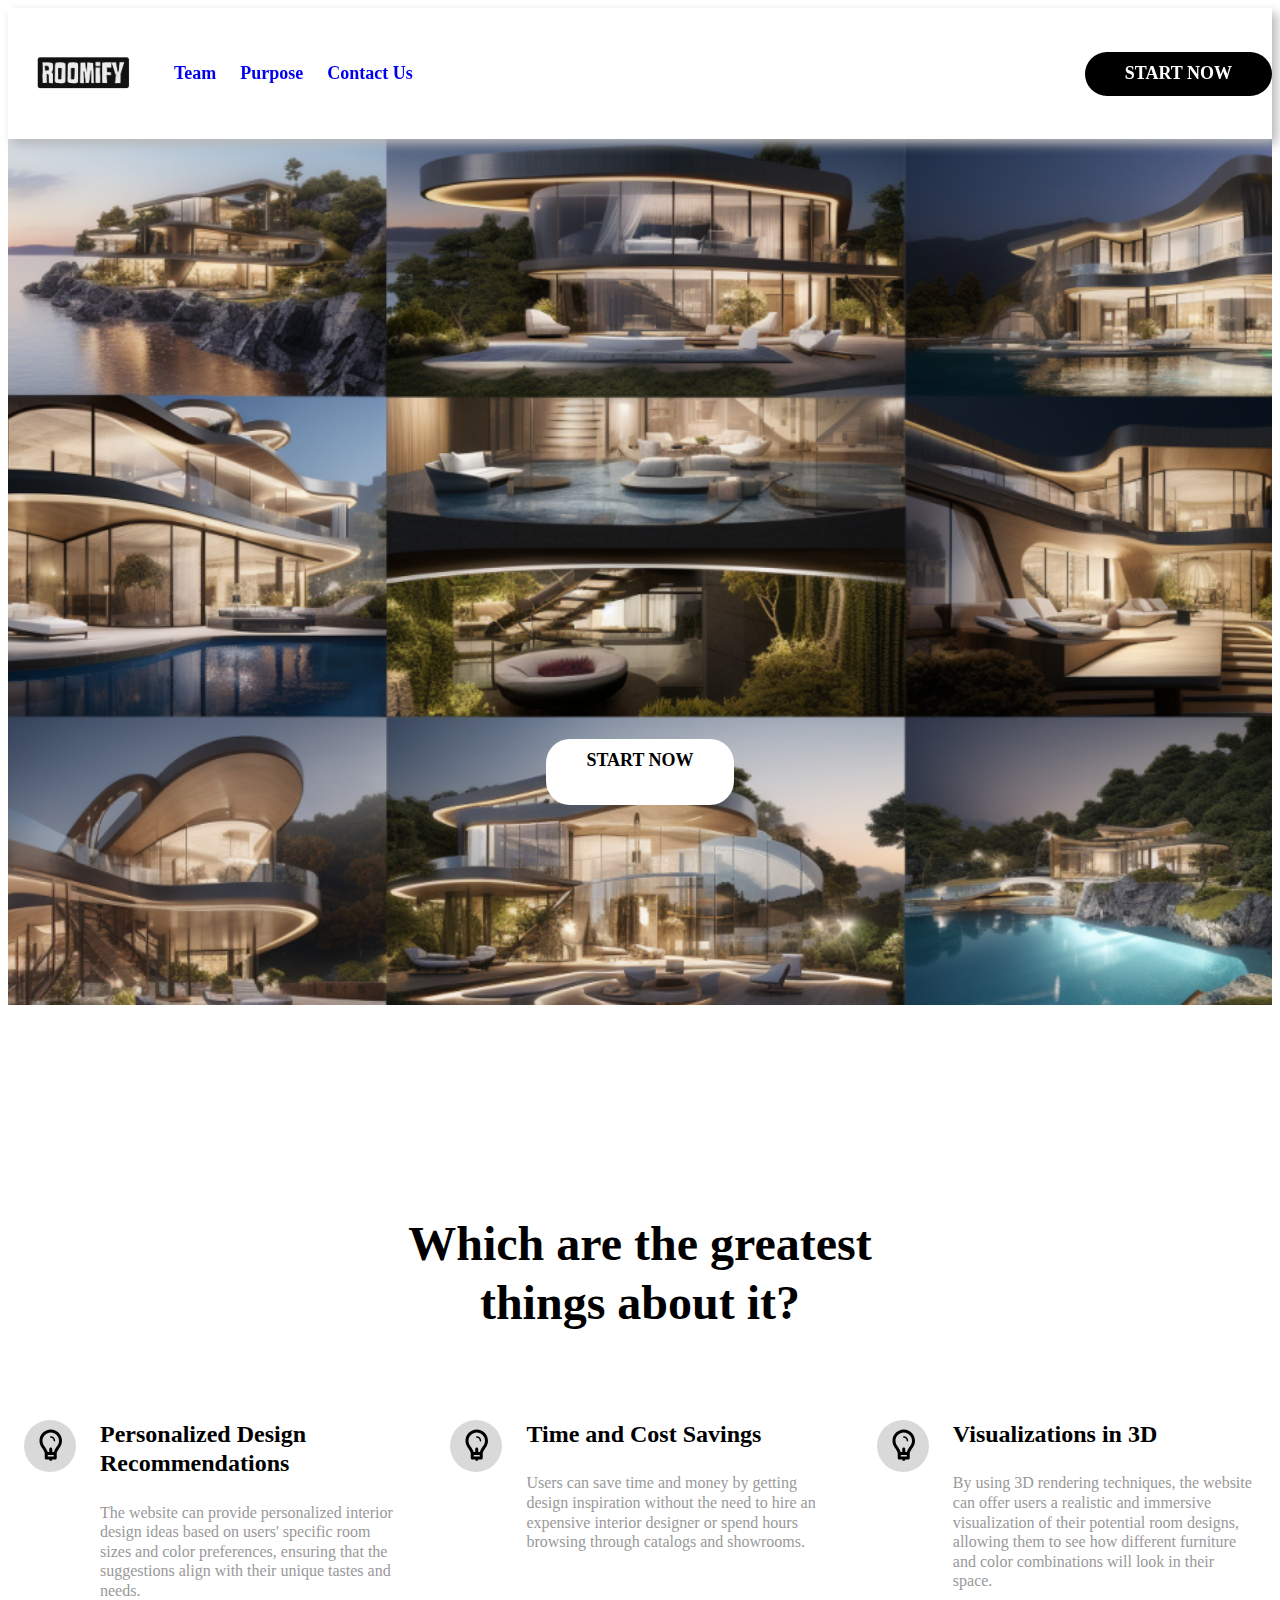
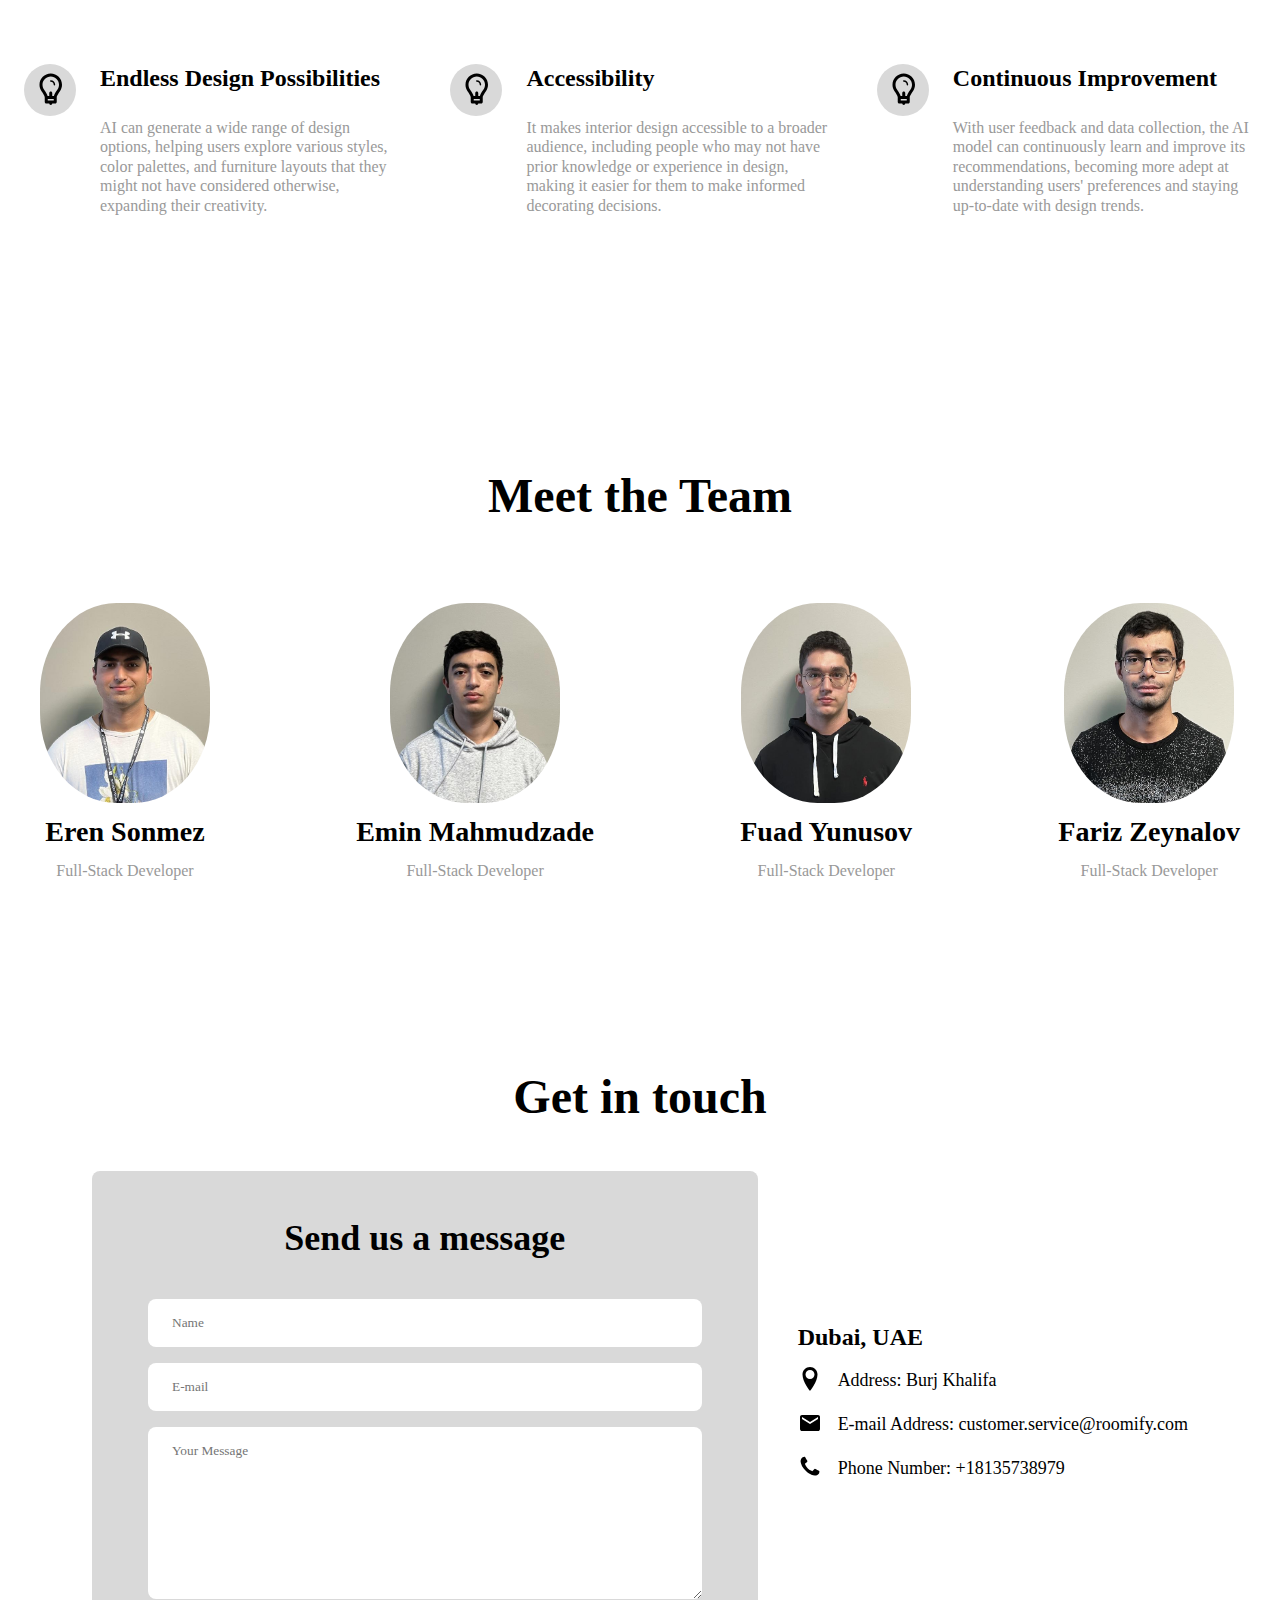
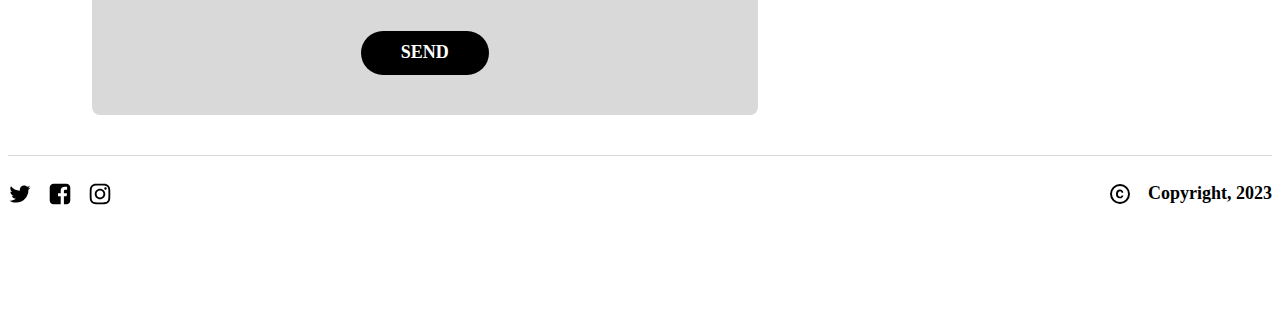
<file: index.html>
<!DOCTYPE html>
<html lang="en">
<head>
<title>Roomify</title>
<meta charset="UTF-8">
<meta name="viewport" content="width=device-width, initial-scale=1">
<link rel="stylesheet" href="/css/style.css">
</head>
<body>
    <div>
        <link href="/css/home.css" rel="stylesheet" />
        <div class="home-container">
          <div data-role="Header" class="home-navbar-container">
            <div class="home-navbar">
              <div class="home-left-side">
                <img
                  alt="image"
                  src="/images/logo/LogoV2.1.png"
                  class="home-image"
                />
                <div data-role="BurgerMenu" class="home-burger-menu">
                  <svg viewBox="0 0 1024 1024" class="home-icon">
                    <path
                      d="M128 256h768v86h-768v-86zM128 554v-84h768v84h-768zM128 768v-86h768v86h-768z"
                    ></path>
                  </svg>
                </div>
                <div class="home-links-container">
                  <a href="#team" class="home-link Anchor">Team</a>
                  <a href="#purpose" class="home-link01 Anchor">purpose</a>
                  <a href="#contactus" class="home-link02 Anchor">Contact us</a>
                </div>
              </div>
              <div class="home-right-side">
                <a href="survey.html" class="home-cta-btn Anchor button">START NOW</a>
              </div>
              <div data-role="MobileMenu" class="home-mobile-menu">
                <div class="home-container1">
                  <img
                    alt="image"
                    src="/images/designs/collage.png"
                    class="home-image1"
                  />

                  <div data-role="CloseMobileMenu" class="home-close-menu">
                    <svg viewBox="0 0 1024 1024" class="home-icon02">
                      <path
                        d="M810 274l-238 238 238 238-60 60-238-238-238 238-60-60 238-238-238-238 60-60 238 238 238-238z"
                      ></path>
                    </svg>
                  </div>
                </div>
                <div class="home-links-container1">
                  <a href="#purpose" class="home-link05 Anchor">purpose</a>
                  <a href="#contactus" class="home-link06 Anchor">Contact us</a>
                  <a href="#ourstory" class="home-link07 Anchor">Our story</a>
                </div>
              </div>
            </div>
          </div>
          <div  class="home-hero">
            <div class="home-content-container">
              <div class="home-hero-text">
                
                <a href="survey.html" class="home-cta-btn Anchor button" style="margin-top: 400px;width: auto; height: 50px;background-color: #fff;color: black;vertical-align:middle;">START NOW</a>
            </div>
            </div>
          </div>
          <div id="purpose" style="padding-top:130px ;" class="home-features">
            <div class="home-heading-container">
              <h2 class="home-text01 Section-Heading1">
                Which are the greatest things about it?
              </h2>
            </div>
            <div class="home-cards-container">
              <div class="home-features-card">
                <div class="home-icon-container">
                  <svg viewBox="0 0 1024 1024" class="home-icon04">
                    <path
                      d="M533.333 234.667c-11.776 0-21.333 9.557-21.333 21.333s9.557 21.333 21.333 21.333c46.208 0 83.797 37.589 83.797 83.797 0 11.776 9.557 21.333 21.333 21.333s21.333-9.557 21.333-21.333c0-69.717-56.747-126.464-126.464-126.464z"
                    ></path>
                    <path
                      d="M533.333 42.667c-176.469 0-320 143.531-320 320 0 63.403 18.773 124.672 54.357 177.707 0.981 2.005 2.091 3.925 3.413 5.76 77.867 111.189 91.563 146.347 91.563 179.2v128c0 23.552 19.115 42.667 42.667 42.667h85.333c0 11.093 4.693 22.187 12.373 30.293 8.107 7.68 19.2 12.373 30.293 12.373 11.093 0 22.187-4.693 30.293-12.373 7.68-8.107 12.373-19.2 12.373-30.293h85.333c23.552 0 42.667-19.115 42.667-42.667v-128c0-33.365 13.611-68.693 90.965-179.157 38.187-54.4 58.368-117.845 58.368-183.509 0-176.469-143.531-320-320-320zM618.667 810.667h-170.667v-42.667h170.667v42.667zM725.12 497.195c-62.549 89.301-91.435 140.331-101.76 185.472h-47.36v-85.333c0-23.552-19.115-42.667-42.667-42.667s-42.667 19.115-42.667 42.667v85.333h-47.488c-10.24-43.947-38.315-93.867-98.389-180.053-0.939-1.877-2.048-3.712-3.285-5.504-28.032-39.851-42.837-86.357-42.837-134.443 0-129.408 105.259-234.667 234.667-234.667s234.667 105.259 234.667 234.667c0 48.043-14.805 94.549-42.88 134.528z"
                    ></path>
                  </svg>
                </div>
                <div class="home-text-container">
                  <span class="home-heading01 Card-Heading1">Personalized Design Recommendations</span>
                  <span class="home-text02 Card-Text1">
                    The website can provide personalized interior design ideas based
                    on users' specific room sizes and color preferences, ensuring
                    that the suggestions align with their unique tastes and needs.
                  </span>
                </div>
              </div>
              <div class="home-features-card1">
                <div class="home-icon-container1">
                  <svg viewBox="0 0 1024 1024" class="home-icon07">
                    <path
                      d="M533.333 234.667c-11.776 0-21.333 9.557-21.333 21.333s9.557 21.333 21.333 21.333c46.208 0 83.797 37.589 83.797 83.797 0 11.776 9.557 21.333 21.333 21.333s21.333-9.557 21.333-21.333c0-69.717-56.747-126.464-126.464-126.464z"
                    ></path>
                    <path
                      d="M533.333 42.667c-176.469 0-320 143.531-320 320 0 63.403 18.773 124.672 54.357 177.707 0.981 2.005 2.091 3.925 3.413 5.76 77.867 111.189 91.563 146.347 91.563 179.2v128c0 23.552 19.115 42.667 42.667 42.667h85.333c0 11.093 4.693 22.187 12.373 30.293 8.107 7.68 19.2 12.373 30.293 12.373 11.093 0 22.187-4.693 30.293-12.373 7.68-8.107 12.373-19.2 12.373-30.293h85.333c23.552 0 42.667-19.115 42.667-42.667v-128c0-33.365 13.611-68.693 90.965-179.157 38.187-54.4 58.368-117.845 58.368-183.509 0-176.469-143.531-320-320-320zM618.667 810.667h-170.667v-42.667h170.667v42.667zM725.12 497.195c-62.549 89.301-91.435 140.331-101.76 185.472h-47.36v-85.333c0-23.552-19.115-42.667-42.667-42.667s-42.667 19.115-42.667 42.667v85.333h-47.488c-10.24-43.947-38.315-93.867-98.389-180.053-0.939-1.877-2.048-3.712-3.285-5.504-28.032-39.851-42.837-86.357-42.837-134.443 0-129.408 105.259-234.667 234.667-234.667s234.667 105.259 234.667 234.667c0 48.043-14.805 94.549-42.88 134.528z"
                    ></path>
                  </svg>
                </div>
                <div class="home-text-container1">
                  <span class="home-heading02 Card-Heading1">Time and Cost Savings</span>
                  <span class="home-text03 Card-Text1">
                    Users can save time and money by getting design inspiration
                    without the need to hire an expensive interior designer or 
                    spend hours browsing through catalogs and showrooms.
                  </span>
                </div>
              </div>
              <div class="home-features-card2">
                <div class="home-icon-container2">
                  <svg viewBox="0 0 1024 1024" class="home-icon10">
                    <path
                      d="M533.333 234.667c-11.776 0-21.333 9.557-21.333 21.333s9.557 21.333 21.333 21.333c46.208 0 83.797 37.589 83.797 83.797 0 11.776 9.557 21.333 21.333 21.333s21.333-9.557 21.333-21.333c0-69.717-56.747-126.464-126.464-126.464z"
                    ></path>
                    <path
                      d="M533.333 42.667c-176.469 0-320 143.531-320 320 0 63.403 18.773 124.672 54.357 177.707 0.981 2.005 2.091 3.925 3.413 5.76 77.867 111.189 91.563 146.347 91.563 179.2v128c0 23.552 19.115 42.667 42.667 42.667h85.333c0 11.093 4.693 22.187 12.373 30.293 8.107 7.68 19.2 12.373 30.293 12.373 11.093 0 22.187-4.693 30.293-12.373 7.68-8.107 12.373-19.2 12.373-30.293h85.333c23.552 0 42.667-19.115 42.667-42.667v-128c0-33.365 13.611-68.693 90.965-179.157 38.187-54.4 58.368-117.845 58.368-183.509 0-176.469-143.531-320-320-320zM618.667 810.667h-170.667v-42.667h170.667v42.667zM725.12 497.195c-62.549 89.301-91.435 140.331-101.76 185.472h-47.36v-85.333c0-23.552-19.115-42.667-42.667-42.667s-42.667 19.115-42.667 42.667v85.333h-47.488c-10.24-43.947-38.315-93.867-98.389-180.053-0.939-1.877-2.048-3.712-3.285-5.504-28.032-39.851-42.837-86.357-42.837-134.443 0-129.408 105.259-234.667 234.667-234.667s234.667 105.259 234.667 234.667c0 48.043-14.805 94.549-42.88 134.528z"
                    ></path>
                  </svg>
                </div>
                <div class="home-text-container2">
                  <span class="home-heading03 Card-Heading1">Visualizations in 3D</span>
                  <span class="home-text04 Card-Text1">
                    By using 3D rendering techniques, the website can offer users 
                    a realistic and immersive visualization of their potential room
                    designs, allowing them to see how different furniture and color
                    combinations will look in their space.
                  </span>
                </div>
              </div>
              <div class="home-features-card3">
                <div class="home-icon-container3">
                  <svg viewBox="0 0 1024 1024" class="home-icon13">
                    <path
                      d="M533.333 234.667c-11.776 0-21.333 9.557-21.333 21.333s9.557 21.333 21.333 21.333c46.208 0 83.797 37.589 83.797 83.797 0 11.776 9.557 21.333 21.333 21.333s21.333-9.557 21.333-21.333c0-69.717-56.747-126.464-126.464-126.464z"
                    ></path>
                    <path
                      d="M533.333 42.667c-176.469 0-320 143.531-320 320 0 63.403 18.773 124.672 54.357 177.707 0.981 2.005 2.091 3.925 3.413 5.76 77.867 111.189 91.563 146.347 91.563 179.2v128c0 23.552 19.115 42.667 42.667 42.667h85.333c0 11.093 4.693 22.187 12.373 30.293 8.107 7.68 19.2 12.373 30.293 12.373 11.093 0 22.187-4.693 30.293-12.373 7.68-8.107 12.373-19.2 12.373-30.293h85.333c23.552 0 42.667-19.115 42.667-42.667v-128c0-33.365 13.611-68.693 90.965-179.157 38.187-54.4 58.368-117.845 58.368-183.509 0-176.469-143.531-320-320-320zM618.667 810.667h-170.667v-42.667h170.667v42.667zM725.12 497.195c-62.549 89.301-91.435 140.331-101.76 185.472h-47.36v-85.333c0-23.552-19.115-42.667-42.667-42.667s-42.667 19.115-42.667 42.667v85.333h-47.488c-10.24-43.947-38.315-93.867-98.389-180.053-0.939-1.877-2.048-3.712-3.285-5.504-28.032-39.851-42.837-86.357-42.837-134.443 0-129.408 105.259-234.667 234.667-234.667s234.667 105.259 234.667 234.667c0 48.043-14.805 94.549-42.88 134.528z"
                    ></path>
                  </svg>
                </div>
                <div class="home-text-container3">
                  <span class="home-heading04 Card-Heading1">Endless Design Possibilities</span>
                  <span class="home-text05 Card-Text1">
                    AI can generate a wide range of design options, helping users 
                    explore various styles, color palettes, and furniture layouts 
                    that they might not have considered otherwise, expanding their
                    creativity.
                  </span>
                </div>
              </div>
              <div class="home-features-card4">
                <div class="home-icon-container4">
                  <svg viewBox="0 0 1024 1024" class="home-icon16">
                    <path
                      d="M533.333 234.667c-11.776 0-21.333 9.557-21.333 21.333s9.557 21.333 21.333 21.333c46.208 0 83.797 37.589 83.797 83.797 0 11.776 9.557 21.333 21.333 21.333s21.333-9.557 21.333-21.333c0-69.717-56.747-126.464-126.464-126.464z"
                    ></path>
                    <path
                      d="M533.333 42.667c-176.469 0-320 143.531-320 320 0 63.403 18.773 124.672 54.357 177.707 0.981 2.005 2.091 3.925 3.413 5.76 77.867 111.189 91.563 146.347 91.563 179.2v128c0 23.552 19.115 42.667 42.667 42.667h85.333c0 11.093 4.693 22.187 12.373 30.293 8.107 7.68 19.2 12.373 30.293 12.373 11.093 0 22.187-4.693 30.293-12.373 7.68-8.107 12.373-19.2 12.373-30.293h85.333c23.552 0 42.667-19.115 42.667-42.667v-128c0-33.365 13.611-68.693 90.965-179.157 38.187-54.4 58.368-117.845 58.368-183.509 0-176.469-143.531-320-320-320zM618.667 810.667h-170.667v-42.667h170.667v42.667zM725.12 497.195c-62.549 89.301-91.435 140.331-101.76 185.472h-47.36v-85.333c0-23.552-19.115-42.667-42.667-42.667s-42.667 19.115-42.667 42.667v85.333h-47.488c-10.24-43.947-38.315-93.867-98.389-180.053-0.939-1.877-2.048-3.712-3.285-5.504-28.032-39.851-42.837-86.357-42.837-134.443 0-129.408 105.259-234.667 234.667-234.667s234.667 105.259 234.667 234.667c0 48.043-14.805 94.549-42.88 134.528z"
                    ></path>
                  </svg>
                </div>
                <div class="home-text-container4">
                  <span class="home-heading05 Card-Heading1">Accessibility</span>
                  <span class="home-text06 Card-Text1">
                    It makes interior design accessible to a broader audience, 
                    including people who may not have prior knowledge or experience 
                    in design, making it easier for them to make informed decorating 
                    decisions.
                  </span>
                </div>
              </div>
              <div class="home-features-card5">
                <div class="home-icon-container5">
                  <svg viewBox="0 0 1024 1024" class="home-icon19">
                    <path
                      d="M533.333 234.667c-11.776 0-21.333 9.557-21.333 21.333s9.557 21.333 21.333 21.333c46.208 0 83.797 37.589 83.797 83.797 0 11.776 9.557 21.333 21.333 21.333s21.333-9.557 21.333-21.333c0-69.717-56.747-126.464-126.464-126.464z"
                    ></path>
                    <path
                      d="M533.333 42.667c-176.469 0-320 143.531-320 320 0 63.403 18.773 124.672 54.357 177.707 0.981 2.005 2.091 3.925 3.413 5.76 77.867 111.189 91.563 146.347 91.563 179.2v128c0 23.552 19.115 42.667 42.667 42.667h85.333c0 11.093 4.693 22.187 12.373 30.293 8.107 7.68 19.2 12.373 30.293 12.373 11.093 0 22.187-4.693 30.293-12.373 7.68-8.107 12.373-19.2 12.373-30.293h85.333c23.552 0 42.667-19.115 42.667-42.667v-128c0-33.365 13.611-68.693 90.965-179.157 38.187-54.4 58.368-117.845 58.368-183.509 0-176.469-143.531-320-320-320zM618.667 810.667h-170.667v-42.667h170.667v42.667zM725.12 497.195c-62.549 89.301-91.435 140.331-101.76 185.472h-47.36v-85.333c0-23.552-19.115-42.667-42.667-42.667s-42.667 19.115-42.667 42.667v85.333h-47.488c-10.24-43.947-38.315-93.867-98.389-180.053-0.939-1.877-2.048-3.712-3.285-5.504-28.032-39.851-42.837-86.357-42.837-134.443 0-129.408 105.259-234.667 234.667-234.667s234.667 105.259 234.667 234.667c0 48.043-14.805 94.549-42.88 134.528z"
                    ></path>
                  </svg>
                </div>
                <div class="home-text-container5">
                  <span class="home-heading06 Card-Heading1">Continuous Improvement</span>
                  <span class="home-text07 Card-Text1">
                    With user feedback and data collection, the AI model can 
                    continuously learn and improve its recommendations, becoming 
                    more adept at understanding users' preferences and staying 
                    up-to-date with design trends.
                  </span>
                </div>
              </div>
            </div>
          </div>
          <div id="team" style="padding-top:70px ;background-color: #fff;" class="home-section-separator"></div>
          <div class="home-team">
            <div class="home-heading-container2">
              <h1 class="home-text16 Section-Heading">Meet the Team</h1>
              <span class="home-text17 Section-Text">
              </span>
            </div>
            <div class="home-cards-container2">
              <div class="home-team-card">
                <div class="home-avatar-container">
                  <img src="/images/team members/team2.jpg" alt="phto"width="170px" height="200px">
                </div>
                <span class="home-name Card-Heading"><h3>Eren Sonmez</h3></span>
                <span class="home-position Card-Text">Full-Stack Developer</span>
              </div>
              <div class="home-team-card1">
                <div class="home-avatar-container">
                  <img src="images/team members/team1.jpg" alt="phto"width="170px" height="200px">
                </div>
                <span class="home-name1 Card-Heading"><h3>Emin Mahmudzade</h3></span>
                <span class="home-position1 Card-Text">Full-Stack Developer</span>
              </div>
              <div class="home-team-card2">
                <div class="home-avatar-container">
                  <img src="/images/team members/team4.jpg" alt="phto"width="170px" height="200px">
                </div>
                <span class="home-name2 Card-Heading"><h3>Fuad Yunusov</h3></span>
                <span class="home-position2 Card-Text">Full-Stack Developer</span>
              </div>
              <div class="home-team-card3">
                <div class="home-avatar-container">
                  <img src="/images/team members/team3.jpg" alt="phto"width="170px" height="200px">
                </div>
                
                <span class="home-name3 Card-Heading"><h3>Fariz Zeynalov</h3></span>
                <span class="home-position3 Card-Text">Full-Stack Developer</span>
              </div>

            </div >
          <div style="padding-top:70px ; background-color: #fff;" id="contactus" class="home-section-separator2"></div>
          <div  class="home-get-in-touch">
            <h2 class="home-text36 Section-Heading">Get in touch</h2>
            <div class="home-content-container6">
              <div class="home-form-container">
                <span class="home-heading08 BigCard-Heading">Send us a message</span>
                <input
                  type="text"
                  required="true"
                  placeholder="Name"
                  class="home-name5 input"
                />
                <input
                  type="text"
                  required="true"
                  placeholder="E-mail"
                  class="home-email input"
                />
                <textarea
                  placeholder="Your Message"
                  class="home-message textarea"
                ></textarea>
                <a href="index.html" class="home-cta-btn Anchor button" >SEND</a>
              </div>
              <div class="home-locations-container">
                <div class="home-location-1">
                  <span class="home-heading09">Dubai, UAE</span>
                  <div class="home-adress">
                    <svg viewBox="0 0 1024 1024" class="home-icon54">
                      <path
                        d="M512 0c-176.732 0-320 143.268-320 320 0 320 320 704 320 704s320-384 320-704c0-176.732-143.27-320-320-320zM512 512c-106.040 0-192-85.96-192-192s85.96-192 192-192 192 85.96 192 192-85.96 192-192 192z"
                      ></path>
                    </svg>
                    <span class="Section-Text">Address: Burj Khalifa</span>
                  </div>
                  <div class="home-email1">
                    <svg viewBox="0 0 1024 1024" class="home-icon56">
                      <path
                        d="M854 342v-86l-342 214-342-214v86l342 212zM854 170q34 0 59 26t25 60v512q0 34-25 60t-59 26h-684q-34 0-59-26t-25-60v-512q0-34 25-60t59-26h684z"
                      ></path>
                    </svg>
                    <span class="Section-Text">E-mail Address: customer.service@roomify.com</span>
                  </div>
                  <div class="home-phone">
                    <svg viewBox="0 0 804.5714285714286 1024" class="home-icon58">
                      <path
                        d="M804.571 708.571c0 20.571-9.143 60.571-17.714 79.429-12 28-44 46.286-69.714 60.571-33.714 18.286-68 29.143-106.286 29.143-53.143 0-101.143-21.714-149.714-39.429-34.857-12.571-68.571-28-100-47.429-97.143-60-214.286-177.143-274.286-274.286-19.429-31.429-34.857-65.143-47.429-100-17.714-48.571-39.429-96.571-39.429-149.714 0-38.286 10.857-72.571 29.143-106.286 14.286-25.714 32.571-57.714 60.571-69.714 18.857-8.571 58.857-17.714 79.429-17.714 4 0 8 0 12 1.714 12 4 24.571 32 30.286 43.429 18.286 32.571 36 65.714 54.857 97.714 9.143 14.857 26.286 33.143 26.286 50.857 0 34.857-103.429 85.714-103.429 116.571 0 15.429 14.286 35.429 22.286 49.143 57.714 104 129.714 176 233.714 233.714 13.714 8 33.714 22.286 49.143 22.286 30.857 0 81.714-103.429 116.571-103.429 17.714 0 36 17.143 50.857 26.286 32 18.857 65.143 36.571 97.714 54.857 11.429 5.714 39.429 18.286 43.429 30.286 1.714 4 1.714 8 1.714 12z"
                      ></path>
                    </svg>
                    <span class="Section-Text">Phone Number: +18135738979</span>
                  </div>
                </div>
              </div>
            </div>
          </div>
          <div class="home-section-separator3"></div>
          <div class="home-footer-container">
            <div class="home-footer">
              <div class="home-social-links">
                <svg viewBox="0 0 950.8571428571428 1024" class="home-icon60">
                  <path d="M925.714 233.143c-25.143 36.571-56.571 69.143-92.571 95.429 0.571 8 0.571 16 0.571 24 0 244-185.714 525.143-525.143 525.143-104.571 0-201.714-30.286-283.429-82.857 14.857 1.714 29.143 2.286 44.571 2.286 86.286 0 165.714-29.143 229.143-78.857-81.143-1.714-149.143-54.857-172.571-128 11.429 1.714 22.857 2.857 34.857 2.857 16.571 0 33.143-2.286 48.571-6.286-84.571-17.143-148-91.429-148-181.143v-2.286c24.571 13.714 53.143 22.286 83.429 23.429-49.714-33.143-82.286-89.714-82.286-153.714 0-34.286 9.143-65.714 25.143-93.143 90.857 112 227.429 185.143 380.571 193.143-2.857-13.714-4.571-28-4.571-42.286 0-101.714 82.286-184.571 184.571-184.571 53.143 0 101.143 22.286 134.857 58.286 41.714-8 81.714-23.429 117.143-44.571-13.714 42.857-42.857 78.857-81.143 101.714 37.143-4 73.143-14.286 106.286-28.571z"
                  ></path></svg><svg viewBox="0 0 877.7142857142857 1024" class="home-icon62">
                  <path d="M713.143 73.143c90.857 0 164.571 73.714 164.571 164.571v548.571c0 90.857-73.714 164.571-164.571 164.571h-107.429v-340h113.714l17.143-132.571h-130.857v-84.571c0-38.286 10.286-64 65.714-64l69.714-0.571v-118.286c-12-1.714-53.714-5.143-101.714-5.143-101.143 0-170.857 61.714-170.857 174.857v97.714h-114.286v132.571h114.286v340h-304c-90.857 0-164.571-73.714-164.571-164.571v-548.571c0-90.857 73.714-164.571 164.571-164.571h548.571z"
                  ></path></svg><svg viewBox="0 0 877.7142857142857 1024" class="home-icon64">
                  <path d="M585.143 512c0-80.571-65.714-146.286-146.286-146.286s-146.286 65.714-146.286 146.286 65.714 146.286 146.286 146.286 146.286-65.714 146.286-146.286zM664 512c0 124.571-100.571 225.143-225.143 225.143s-225.143-100.571-225.143-225.143 100.571-225.143 225.143-225.143 225.143 100.571 225.143 225.143zM725.714 277.714c0 29.143-23.429 52.571-52.571 52.571s-52.571-23.429-52.571-52.571 23.429-52.571 52.571-52.571 52.571 23.429 52.571 52.571zM438.857 152c-64 0-201.143-5.143-258.857 17.714-20 8-34.857 17.714-50.286 33.143s-25.143 30.286-33.143 50.286c-22.857 57.714-17.714 194.857-17.714 258.857s-5.143 201.143 17.714 258.857c8 20 17.714 34.857 33.143 50.286s30.286 25.143 50.286 33.143c57.714 22.857 194.857 17.714 258.857 17.714s201.143 5.143 258.857-17.714c20-8 34.857-17.714 50.286-33.143s25.143-30.286 33.143-50.286c22.857-57.714 17.714-194.857 17.714-258.857s5.143-201.143-17.714-258.857c-8-20-17.714-34.857-33.143-50.286s-30.286-25.143-50.286-33.143c-57.714-22.857-194.857-17.714-258.857-17.714zM877.714 512c0 60.571 0.571 120.571-2.857 181.143-3.429 70.286-19.429 132.571-70.857 184s-113.714 67.429-184 70.857c-60.571 3.429-120.571 2.857-181.143 2.857s-120.571 0.571-181.143-2.857c-70.286-3.429-132.571-19.429-184-70.857s-67.429-113.714-70.857-184c-3.429-60.571-2.857-120.571-2.857-181.143s-0.571-120.571 2.857-181.143c3.429-70.286 19.429-132.571 70.857-184s113.714-67.429 184-70.857c60.571-3.429 120.571-2.857 181.143-2.857s120.571-0.571 181.143 2.857c70.286 3.429 132.571 19.429 184 70.857s67.429 113.714 70.857 184c3.429 60.571 2.857 120.571 2.857 181.143z"
                  ></path>
                </svg>
              </div>
              <div class="home-copyright-container">
                <svg viewBox="0 0 1024 1024" class="home-icon66">
                  <path d="M512 854q140 0 241-101t101-241-101-241-241-101-241 101-101 241 101 241 241 101zM512 86q176 0 301 125t125 301-125 301-301 125-301-125-125-301 125-301 301-125zM506 390q-80 0-80 116v12q0 116 80 116 30 0 50-17t20-43h76q0 50-44 88-42 36-102 36-80 0-122-48t-42-132v-12q0-82 40-128 48-54 124-54 66 0 104 38 42 42 42 98h-76q0-14-6-26-10-20-14-24-20-20-50-20z"></path>
                </svg>
                <span class="Anchor">Copyright, 2023</span>
              </div>
            </div>
          </div>
        </div>
      </div>
      
</body>
</html>
</file>
<file: css/style.css>
:root {
  --dl-color-gray-500: #595959;
  --dl-color-gray-700: #999999;
  --dl-color-gray-900: #D9D9D9;
  --dl-color-danger-300: #A22020;
  --dl-color-danger-500: #BF2626;
  --dl-color-danger-700: #E14747;
  --dl-color-gray-black: #000000;
  --dl-color-gray-white: #FFFFFF;
  --dl-space-space-unit: 8px;
  --dl-color-primary-100: #003EB3;
  --dl-color-primary-300: #0074F0;
  --dl-color-primary-500: #14A9FF;
  --dl-color-primary-700: #85DCFF;
  --dl-color-success-300: #199033;
  --dl-color-success-500: #32A94C;
  --dl-color-success-700: #4CC366;
  --dl-radius-radius-round: 50%;
  --dl-size-size-maxcontent: 1414px;
  --dl-space-space-halfunit: 4px;
  --dl-space-space-tenunits: 80px;
  --dl-radius-radius-radius2: 2px;
  --dl-radius-radius-radius4: 4px;
  --dl-radius-radius-radius8: 8px;
  --dl-space-space-fiveunits: 40px;
  --dl-space-space-fourunits: 32px;
  --dl-radius-radius-radius24: 24px;
  --dl-space-space-doubleunit: 16px;
  --dl-space-space-tripleunit: 24px;
}
.picture-container {
  white-space: nowrap; /* Prevent images from wrapping to the next line */
  animation: roll 10s linear infinite; /* Adjust animation duration as needed */
}
.idm{
  display: none;
}

.picture-container img {
  width: 200px; /* Adjust image width as needed */
  height: auto;
  margin-right: 20px; /* Adjust spacing between images as needed */
}

@keyframes roll {
  0% {
      transform: translateX(100%); /* Start from the right side */
  }
  100% {
      transform: translateX(-100%); /* End on the left side */
  }
}

.teleport-show {
  display: flex !important;
  transform: none !important;
}
.list {
  width: 100%;
  margin: 1em 0px 1em 0px;
  display: block;
  padding: 0px 0px 0px 1.5rem;
  list-style-type: none;
  list-style-position: outside;
}
.list-item {
  display: list-item;
}
.button {
  color: var(--dl-color-gray-black);
  display: inline-block;
  padding: 0.5rem 1rem;
  font-family: Raleway;
  border-color: var(--dl-color-gray-black);
  border-width: 1px;
  border-radius: 4px;
  background-color: var(--dl-color-gray-white);
  opacity: 1;
}
.button:hover {opacity: 0.6}
.textarea {
  color: var(--dl-color-gray-black);
  cursor: auto;
  padding: 0.5rem;
  font-family: Raleway;
  border-color: var(--dl-color-gray-black);
  border-width: 1px;
  border-radius: 4px;
  background-color: var(--dl-color-gray-white);
}
.input {
  color: var(--dl-color-gray-black);
  cursor: auto;
  padding: 0.5rem 1rem;
  font-family: Raleway;
  border-color: var(--dl-color-gray-black);
  border-width: 1px;
  border-radius: 4px;
  background-color: var(--dl-color-gray-white);
}
.Section-Text {
  font-size: 18px;
  font-family: Raleway;
  font-weight: 400;
  line-height: 1.55;
  text-transform: none;
  text-decoration: none;
}
.SmallCard-Heading {
  font-size: 18px;
  font-style: normal;
  font-family: Raleway;
  font-weight: 700;
  line-height: 1.55;
  text-transform: none;
  text-decoration: none;
}
.Card-Text {
  font-size: 16px;
  font-style: normal;
  font-family: Raleway;
  font-weight: 400;
  line-height: 0.1;
  text-transform: none;
  text-decoration: none;
}
.Card-Text1 {
  font-size: 16px;
  font-style: normal;
  font-family: Raleway;
  font-weight: 400;
  line-height: 1.22;
  text-transform: none;
  text-decoration: none;
}
.BigCard-Heading {
  font-size: 36px;
  font-style: normal;
  font-family: Montserrat;
  font-weight: 700;
  line-height: 1.55;
  text-transform: none;
  text-decoration: none;
}
.Card-Heading {
  font-size: 24px;
  font-style: normal;
  font-family: Raleway;
  font-weight: 700;
  line-height: 0.1;
  text-transform: none;
  text-decoration: none;
}
.Card-Heading1 {
  font-size: 24px;
  font-style: normal;
  font-family: Raleway;
  font-weight: 700;
  line-height: 1.22;
  text-transform: none;
  text-decoration: none;
}
.Anchor {
  font-size: 18px;
  font-style: normal;
  font-family: Raleway;
  font-weight: 700;
  line-height: 1.55;
  text-transform: capitalize;
  text-decoration: none;
}
.Section-Heading {
  font-size: 48px;
  font-family: Montserrat;
  font-weight: 700;
  line-height: 0.1;
  text-transform: none;
  text-decoration: none;
}
.Section-Heading1 {
  font-size: 48px;
  font-family: Montserrat;
  font-weight: 700;
  line-height: 1.22;
  text-transform: none;
  text-decoration: none;
}
</file>
<file: css/home.css>
.home-container {
  width: 100%;
  height: auto;
  display: flex;
  min-height: 100vh;
  align-items: center;
  flex-direction: column;
}
.home-navbar-container {
  top: 0;
  width: 100%;
  display: flex;
  z-index: 100;
  position: sticky;
  box-shadow: 5px 5px 10px 0px #b9b9b9;
  align-items: center;
  flex-direction: column;
  justify-content: center;
  background-color: var(--dl-color-gray-white);
}
.home-navbar {
  width: 100%;
  display: flex;
  max-width: var(--dl-size-size-maxcontent);
  align-items: center;
  padding-top: var(--dl-space-space-doubleunit);
  padding-left: var(--dl-space-space-tripleunit);
  padding-right: var(--dl-space-space-tripleunit);
  flex-direction: row;
  padding-bottom: var(--dl-space-space-doubleunit);
  justify-content: space-between;
}
.home-left-side {
  display: flex;
  align-items: center;
  flex-direction: row;
  justify-content: center;
}
.home-image {
  width: 150px;
  align-self: center;
  object-fit: cover;
  margin-right: var(--dl-space-space-doubleunit);
}
.home-burger-menu {
  display: none;
  align-items: flex-start;
  border-radius: var(--dl-radius-radius-radius4);
  flex-direction: column;
}
.home-icon {
  width: 36px;
  height: 36px;
}
.home-links-container {
  display: flex;
  align-items: flex-start;
  flex-direction: row;
}
.home-link {
  margin-right: var(--dl-space-space-tripleunit);
  text-decoration: none;
}
.home-link01 {
  margin-right: var(--dl-space-space-tripleunit);
  text-decoration: none;
}
.home-link02 {
  margin-right: var(--dl-space-space-tripleunit);
  text-decoration: none;
}
.home-link03 {
  text-decoration: none;
}
.home-right-side {
  display: flex;
  align-items: center;
  flex-direction: row;
  justify-content: space-between;
}
.home-cta-btn {
  color: var(--dl-color-gray-white);
  padding-top: var(--dl-space-space-unit);
  padding-left: var(--dl-space-space-fiveunits);
  border-radius: var(--dl-radius-radius-radius24);
  padding-right: var(--dl-space-space-fiveunits);
  padding-bottom: var(--dl-space-space-unit);
  background-color: var(--dl-color-gray-black);
}
.home-mobile-menu {
  top: 0px;
  flex: 0 0 auto;
  left: 0px;
  width: 100%;
  height: 100VH;
  display: none;
  padding: var(--dl-space-space-doubleunit);
  position: absolute;
  align-items: flex-start;
  flex-direction: column;
  background-color: #fff;
}
.home-container1 {
  flex: 0 0 auto;
  width: 100%;
  display: flex;
  align-items: center;
  margin-bottom: var(--dl-space-space-doubleunit);
  flex-direction: row;
  justify-content: space-between;
}
.home-image1 {
  width: 50px;
  align-self: center;
  object-fit: cover;
  margin-right: var(--dl-space-space-doubleunit);
}
.home-close-menu {
  flex: 0 0 auto;
  display: flex;
  align-items: flex-start;
  flex-direction: column;
}
.home-icon02 {
  width: 24px;
  height: 24px;
}
.home-links-container1 {
  display: flex;
  align-items: flex-start;
  flex-direction: column;
}
.home-link04 {
  margin-bottom: var(--dl-space-space-unit);
  text-decoration: none;
}
.home-link05 {
  margin-bottom: var(--dl-space-space-unit);
  text-decoration: none;
}
.home-link06 {
  margin-bottom: var(--dl-space-space-unit);
  text-decoration: none;
}
.home-link07 {
  text-decoration: none;
}
.home-hero {
  width: 100%;
  display: flex;
  align-items: center;
  padding-top: var(--dl-space-space-tenunits);
  margin-bottom: var(--dl-space-space-fiveunits);
  flex-direction: row;
  padding-bottom: var(--dl-space-space-tenunits);
  background-size: cover;
  justify-content: center;
  background-image: url("/images/designs/collage.png");
  background-repeat: no-repeat;
  background-position: center;
}
.home-content-container {
  width: 100%;
  display: flex;
  max-width: var(--dl-size-size-maxcontent);
  margin-top: var(--dl-space-space-fiveunits);
  align-items: center;
  padding-top: var(--dl-space-space-tenunits);
  padding-left: var(--dl-space-space-tripleunit);
  margin-bottom: var(--dl-space-space-fiveunits);
  padding-right: var(--dl-space-space-tripleunit);
  flex-direction: row;
  padding-bottom: var(--dl-space-space-tenunits);
  justify-content: center;
}
.home-hero-text {
  width: 65%;
  display: flex;
  align-items: center;
  flex-direction: column;
}
.home-heading {
  text-align: center;
  margin-bottom: var(--dl-space-space-fiveunits);
}
.home-text {
  color: var(--dl-color-gray-700);
  text-align: center;
  margin-bottom: var(--dl-space-space-fiveunits);
}
.home-cta-btn1 {
  color: var(--dl-color-gray-white);
  text-align: center;
  padding-top: var(--dl-space-space-doubleunit);
  padding-left: var(--dl-space-space-tenunits);
  border-radius: 30px;
  padding-right: var(--dl-space-space-tenunits);
  padding-bottom: var(--dl-space-space-doubleunit);
  background-color: var(--dl-color-gray-black);
}
.home-features {
  width: 100%;
  display: flex;
  max-width: var(--dl-size-size-maxcontent);
  align-items: center;
  padding-top: var(--dl-space-space-tenunits);
  padding-left: var(--dl-space-space-tripleunit);
  padding-right: var(--dl-space-space-tripleunit);
  flex-direction: column;
  padding-bottom: var(--dl-space-space-fiveunits);
}
.home-heading-container {
  width: 45%;
  display: flex;
  align-items: center;
  margin-bottom: var(--dl-space-space-fiveunits);
  flex-direction: column;
}
.home-text01 {
  text-align: center;
  margin-bottom: var(--dl-space-space-fourunits);
}
.home-cards-container {
  width: 100%;
  display: flex;
  flex-wrap: wrap;
  align-items: flex-start;
  flex-direction: row;
  justify-content: space-between;
}
.home-features-card {
  width: 30%;
  display: flex;
  align-items: flex-start;
  padding-top: var(--dl-space-space-doubleunit);
  padding-left: var(--dl-space-space-doubleunit);
  margin-bottom: var(--dl-space-space-fourunits);
  padding-right: var(--dl-space-space-doubleunit);
  flex-direction: row;
  padding-bottom: var(--dl-space-space-doubleunit);
}
.home-icon-container {
  display: flex;
  padding: var(--dl-space-space-unit);
  align-items: center;
  margin-right: var(--dl-space-space-tripleunit);
  border-radius: var(--dl-radius-radius-round);
  flex-direction: column;
  background-color: var(--dl-color-gray-900);
}
.home-icon04 {
  width: 36px;
  height: 36px;
  min-width: 36px;
  min-height: 36px;
}
.home-text-container {
  display: flex;
  align-items: flex-start;
  flex-direction: column;
}
.home-heading01 {
  margin-bottom: var(--dl-space-space-tripleunit);
}
.home-text02 {
  color: var(--dl-color-gray-700);
  text-align: left;
}
.home-features-card1 {
  width: 30%;
  display: flex;
  align-items: flex-start;
  padding-top: var(--dl-space-space-doubleunit);
  padding-left: var(--dl-space-space-doubleunit);
  margin-bottom: var(--dl-space-space-fourunits);
  padding-right: var(--dl-space-space-doubleunit);
  flex-direction: row;
  padding-bottom: var(--dl-space-space-doubleunit);
}
.home-icon-container1 {
  display: flex;
  padding: var(--dl-space-space-unit);
  align-items: center;
  margin-right: var(--dl-space-space-tripleunit);
  border-radius: var(--dl-radius-radius-round);
  flex-direction: column;
  background-color: var(--dl-color-gray-900);
}
.home-icon07 {
  width: 36px;
  height: 36px;
  min-width: 36px;
  min-height: 36px;
}
.home-text-container1 {
  display: flex;
  align-items: flex-start;
  flex-direction: column;
}
.home-heading02 {
  margin-bottom: var(--dl-space-space-tripleunit);
}
.home-text03 {
  color: var(--dl-color-gray-700);
  text-align: left;
}
.home-features-card2 {
  width: 30%;
  display: flex;
  align-items: flex-start;
  padding-top: var(--dl-space-space-doubleunit);
  padding-left: var(--dl-space-space-doubleunit);
  margin-bottom: var(--dl-space-space-fourunits);
  padding-right: var(--dl-space-space-doubleunit);
  flex-direction: row;
  padding-bottom: var(--dl-space-space-doubleunit);
}
.home-icon-container2 {
  display: flex;
  padding: var(--dl-space-space-unit);
  align-items: center;
  margin-right: var(--dl-space-space-tripleunit);
  border-radius: var(--dl-radius-radius-round);
  flex-direction: column;
  background-color: var(--dl-color-gray-900);
}
.home-icon10 {
  width: 36px;
  height: 36px;
  min-width: 36px;
  min-height: 36px;
}
.home-text-container2 {
  display: flex;
  align-items: flex-start;
  flex-direction: column;
}
.home-heading03 {
  margin-bottom: var(--dl-space-space-tripleunit);
}
.home-text04 {
  color: var(--dl-color-gray-700);
  text-align: left;
}
.home-features-card3 {
  width: 30%;
  display: flex;
  align-items: flex-start;
  padding-top: var(--dl-space-space-doubleunit);
  padding-left: var(--dl-space-space-doubleunit);
  padding-right: var(--dl-space-space-doubleunit);
  flex-direction: row;
  padding-bottom: var(--dl-space-space-doubleunit);
}
.home-icon-container3 {
  display: flex;
  padding: var(--dl-space-space-unit);
  align-items: center;
  margin-right: var(--dl-space-space-tripleunit);
  border-radius: var(--dl-radius-radius-round);
  flex-direction: column;
  background-color: var(--dl-color-gray-900);
}
.home-icon13 {
  width: 36px;
  height: 36px;
  min-width: 36px;
  min-height: 36px;
}
.home-text-container3 {
  display: flex;
  align-items: flex-start;
  flex-direction: column;
}
.home-heading04 {
  margin-bottom: var(--dl-space-space-tripleunit);
}
.home-text05 {
  color: var(--dl-color-gray-700);
  text-align: left;
}
.home-features-card4 {
  width: 30%;
  display: flex;
  align-items: flex-start;
  padding-top: var(--dl-space-space-doubleunit);
  padding-left: var(--dl-space-space-doubleunit);
  padding-right: var(--dl-space-space-doubleunit);
  flex-direction: row;
  padding-bottom: var(--dl-space-space-doubleunit);
}
.home-icon-container4 {
  display: flex;
  padding: var(--dl-space-space-unit);
  align-items: center;
  margin-right: var(--dl-space-space-tripleunit);
  border-radius: var(--dl-radius-radius-round);
  flex-direction: column;
  background-color: var(--dl-color-gray-900);
}
.home-icon16 {
  width: 36px;
  height: 36px;
  min-width: 36px;
  min-height: 36px;
}
.home-text-container4 {
  display: flex;
  align-items: flex-start;
  flex-direction: column;
}
.home-heading05 {
  margin-bottom: var(--dl-space-space-tripleunit);
}
.home-text06 {
  color: var(--dl-color-gray-700);
  text-align: left;
}
.home-features-card5 {
  width: 30%;
  display: flex;
  align-items: flex-start;
  padding-top: var(--dl-space-space-doubleunit);
  padding-left: var(--dl-space-space-doubleunit);
  padding-right: var(--dl-space-space-doubleunit);
  flex-direction: row;
  padding-bottom: var(--dl-space-space-doubleunit);
}
.home-icon-container5 {
  display: flex;
  padding: var(--dl-space-space-unit);
  align-items: center;
  margin-right: var(--dl-space-space-tripleunit);
  border-radius: var(--dl-radius-radius-round);
  flex-direction: column;
  background-color: var(--dl-color-gray-900);
}
.home-icon19 {
  width: 36px;
  height: 36px;
  min-width: 36px;
  min-height: 36px;
}
.home-text-container5 {
  display: flex;
  align-items: flex-start;
  flex-direction: column;
}
.home-heading06 {
  margin-bottom: var(--dl-space-space-tripleunit);
}
.home-text07 {
  color: var(--dl-color-gray-700);
  text-align: left;
}
.home-services {
  width: 100%;
  display: flex;
  max-width: var(--dl-size-size-maxcontent);
  margin-top: var(--dl-space-space-fiveunits);
  align-items: center;
  padding-top: var(--dl-space-space-tenunits);
  padding-left: var(--dl-space-space-tripleunit);
  margin-bottom: var(--dl-space-space-fiveunits);
  padding-right: var(--dl-space-space-tripleunit);
  flex-direction: column;
  padding-bottom: var(--dl-space-space-fiveunits);
}
.home-heading-container1 {
  width: 45%;
  display: flex;
  align-items: center;
  margin-bottom: var(--dl-space-space-fiveunits);
  flex-direction: column;
}
.home-text08 {
  text-align: center;
  margin-bottom: var(--dl-space-space-fourunits);
}
.home-text09 {
  color: var(--dl-color-gray-700);
  text-align: center;
}
.home-cards-container1 {
  width: 100%;
  display: flex;
  max-width: var(--dl-size-size-maxcontent);
  align-items: flex-start;
  flex-direction: row;
  justify-content: space-between;
}
.home-service-card {
  width: 30%;
  display: flex;
  padding: var(--dl-space-space-fourunits);
  align-items: flex-start;
  border-radius: var(--dl-radius-radius-radius4);
  flex-direction: column;
  justify-content: center;
  background-color: var(--dl-color-gray-900);
}
.home-text10 {
  text-align: center;
  margin-bottom: var(--dl-space-space-fourunits);
}
.home-text11 {
  color: var(--dl-color-gray-700);
  text-align: left;
  margin-bottom: var(--dl-space-space-fourunits);
}
.home-service-card1 {
  width: 30%;
  display: flex;
  padding: var(--dl-space-space-fourunits);
  align-items: flex-start;
  border-radius: var(--dl-radius-radius-radius4);
  flex-direction: column;
  justify-content: center;
  background-color: var(--dl-color-gray-900);
}
.home-text12 {
  text-align: center;
  margin-bottom: var(--dl-space-space-fourunits);
}
.home-text13 {
  color: var(--dl-color-gray-700);
  text-align: left;
  margin-bottom: var(--dl-space-space-fourunits);
}
.home-service-card2 {
  width: 30%;
  display: flex;
  padding: var(--dl-space-space-fourunits);
  align-items: flex-start;
  border-radius: var(--dl-radius-radius-radius4);
  flex-direction: column;
  justify-content: center;
  background-color: var(--dl-color-gray-900);
}
.home-text14 {
  text-align: center;
  margin-bottom: var(--dl-space-space-fourunits);
}
.home-text15 {
  color: var(--dl-color-gray-700);
  text-align: left;
  margin-bottom: var(--dl-space-space-fourunits);
}
.home-section-separator {
  width: 100%;
  height: 1px;
  display: flex;
  align-items: flex-start;
  flex-direction: column;
  background-color: var(--dl-color-gray-900);
}
.home-team {
  width: 100%;
  display: flex;
  max-width: var(--dl-size-size-maxcontent);
  margin-top: var(--dl-space-space-fiveunits);
  align-items: center;
  padding-top: var(--dl-space-space-tenunits);
  padding-left: var(--dl-space-space-tripleunit);
  margin-bottom: var(--dl-space-space-fiveunits);
  padding-right: var(--dl-space-space-tripleunit);
  flex-direction: column;
  padding-bottom: var(--dl-space-space-fiveunits);
}
.home-heading-container2 {
  width: 45%;
  display: flex;
  align-items: center;
  padding-left: var(--dl-space-space-tripleunit);
  margin-bottom: var(--dl-space-space-fiveunits);
  padding-right: var(--dl-space-space-tripleunit);
  flex-direction: column;
}
.home-text16 {
  text-align: center;
  margin-bottom: var(--dl-space-space-fourunits);
}
.home-text17 {
  color: var(--dl-color-gray-700);
  text-align: center;
}
.home-cards-container2 {
  width: 100%;
  display: flex;
  flex-wrap: wrap;
  align-items: flex-start;
  flex-direction: row;
  justify-content: space-between;
}
.home-team-card {
  display: flex;
  padding: var(--dl-space-space-fourunits);
  align-items: center;
  flex-direction: column;
}
.home-avatar-container {
  display: flex;
  
  align-items: center;

  flex-direction: column;

}
img {
  border-radius: 45%;
}
.home-icon22 {
  width: 48px;
  height: 48px;
}
.home-name {
  margin-bottom: var(--dl-space-space-unit);
}
.home-position {
  color: var(--dl-color-gray-700);
}
.home-team-card1 {
  display: flex;
  padding: var(--dl-space-space-fourunits);
  align-items: center;
  flex-direction: column;
}

.home-icon24 {
  width: 48px;
  height: 48px;
}
.home-name1 {
  margin-bottom: var(--dl-space-space-unit);
}
.home-position1 {
  color: var(--dl-color-gray-700);
}
.home-team-card2 {
  display: flex;
  padding: var(--dl-space-space-fourunits);
  align-items: center;
  flex-direction: column;
}

.home-icon26 {
  width: 48px;
  height: 48px;
}
.home-name2 {
  margin-bottom: var(--dl-space-space-unit);
}
.home-position2 {
  color: var(--dl-color-gray-700);
}
.home-team-card3 {
  display: flex;
  padding: var(--dl-space-space-fourunits);
  align-items: center;
  flex-direction: column;
}

.home-icon28 {
  width: 48px;
  height: 48px;
}
.home-name3 {
  margin-bottom: var(--dl-space-space-unit);
}
.home-position3 {
  color: var(--dl-color-gray-700);
}
.home-team-card4 {
  display: flex;
  padding: var(--dl-space-space-fourunits);
  align-items: center;
  flex-direction: column;
}

.home-icon30 {
  width: 48px;
  height: 48px;
}
.home-name4 {
  margin-bottom: var(--dl-space-space-unit);
}
.home-position4 {
  color: var(--dl-color-gray-700);
}
.home-section-separator1 {
  width: 100%;
  height: 1px;
  display: flex;
  align-items: flex-start;
  flex-direction: column;
  background-color: var(--dl-color-gray-900);
}

.home-heading-container3 {
  width: 45%;
  display: flex;
  align-items: center;
  padding-left: var(--dl-space-space-tripleunit);
  margin-bottom: var(--dl-space-space-fiveunits);
  padding-right: var(--dl-space-space-tripleunit);
  flex-direction: column;
}
.home-text18 {
  text-align: center;
  margin-bottom: var(--dl-space-space-fourunits);
}
.home-text19 {
  color: var(--dl-color-gray-700);
  text-align: center;
}
.home-cards-container3 {
  width: 100%;
  display: flex;
  margin-top: var(--dl-space-space-doubleunit);
  align-items: flex-start;
  flex-direction: row;
  justify-content: space-between;
}
.home-left-section {
  width: 50%;
  display: flex;
  align-items: center;
  border-color: var(--dl-color-gray-900);
  border-width: 1px;
  margin-right: var(--dl-space-space-fourunits);
  border-radius: var(--dl-radius-radius-radius8);
  flex-direction: column;
}
.home-video-container {
  width: 100%;
  display: flex;
  position: relative;
  align-items: flex-start;
  border-radius: var(--dl-radius-radius-radius8);
  margin-bottom: var(--dl-space-space-fourunits);
  flex-direction: row;
  justify-content: space-between;
  background-color: var(--dl-color-gray-900);
  border-bottom-left-radius: 0;
  border-bottom-right-radius: 0;
}
.home-video {
  width: 100%;
  height: 350px;
  position: relative;
  border-radius: var(--dl-radius-radius-radius8);
  border-bottom-left-radius: 0;
  border-bottom-right-radius: 0;
}
.home-play-container {
  top: calc(50% - 25px);
  left: calc(50% - 25px);
  right: auto;
  width: 50px;
  bottom: auto;
  height: 50px;
  display: flex;
  position: absolute;
  align-items: center;
  border-color: var(--dl-color-gray-500);
  border-width: 1px;
  border-radius: var(--dl-radius-radius-round);
  flex-direction: column;
  justify-content: center;
}
.home-icon32 {
  fill: var(--dl-color-gray-500);
  width: 48px;
  height: 48px;
}
.home-content-container1 {
  width: 100%;
  display: flex;
  align-items: flex-start;
  padding-left: var(--dl-space-space-tripleunit);
  padding-right: var(--dl-space-space-tripleunit);
  flex-direction: column;
  padding-bottom: var(--dl-space-space-tripleunit);
  justify-content: flex-start;
}
.home-heading07 {
  text-align: left;
  margin-bottom: var(--dl-space-space-tripleunit);
}
.home-text20 {
  margin-bottom: var(--dl-space-space-unit);
}
.home-text21 {
  margin-bottom: var(--dl-space-space-tripleunit);
}
.home-info-container {
  width: 100%;
  display: flex;
  align-items: flex-start;
  padding-top: var(--dl-space-space-doubleunit);
  border-color: var(--dl-color-gray-900);
  border-width: 1px;
  padding-left: var(--dl-space-space-tripleunit);
  padding-right: var(--dl-space-space-tripleunit);
  flex-direction: row;
  padding-bottom: var(--dl-space-space-doubleunit);
  justify-content: space-between;
  border-left-width: 0px;
  border-right-width: 0px;
  border-bottom-width: 0px;
}
.home-stats-container {
  display: flex;
  align-items: flex-start;
  flex-direction: row;
}
.home-messages-container {
  display: flex;
  align-items: center;
  margin-right: var(--dl-space-space-tripleunit);
  flex-direction: row;
}
.home-icon34 {
  width: 24px;
  height: 24px;
  margin-right: var(--dl-space-space-unit);
}
.home-views-container {
  display: flex;
  align-items: center;
  flex-direction: row;
}
.home-icon36 {
  width: 24px;
  height: 24px;
  margin-right: var(--dl-space-space-unit);
}
.home-right-section {
  width: 50%;
  display: flex;
  flex-wrap: wrap;
  align-self: stretch;
  align-items: flex-start;
  border-radius: var(--dl-radius-radius-radius4);
  flex-direction: row;
  justify-content: space-between;
}
.home-card {
  width: 48%;
  display: flex;
  align-items: flex-start;
  border-color: var(--dl-color-gray-900);
  border-width: 1px;
  border-radius: var(--dl-radius-radius-radius8);
  margin-bottom: var(--dl-space-space-fourunits);
  flex-direction: column;
  justify-content: space-between;
}
.home-image2 {
  width: 100%;
  height: 160px;
  object-fit: cover;
  border-radius: var(--dl-radius-radius-radius8);
  border-bottom-left-radius: 0;
  border-bottom-right-radius: 0;
}
.home-content-container2 {
  display: flex;
  align-items: flex-start;
  padding-top: var(--dl-space-space-tripleunit);
  padding-left: var(--dl-space-space-doubleunit);
  padding-right: var(--dl-space-space-doubleunit);
  flex-direction: column;
  padding-bottom: var(--dl-space-space-tripleunit);
  justify-content: space-between;
}
.home-text24 {
  text-align: left;
  margin-bottom: var(--dl-space-space-doubleunit);
}
.home-info-container1 {
  width: 100%;
  display: flex;
  align-items: flex-start;
  padding-top: var(--dl-space-space-doubleunit);
  border-color: var(--dl-color-gray-900);
  border-width: 1px;
  padding-left: var(--dl-space-space-tripleunit);
  padding-right: var(--dl-space-space-tripleunit);
  flex-direction: row;
  padding-bottom: var(--dl-space-space-doubleunit);
  justify-content: space-between;
  border-left-width: 0px;
  border-right-width: 0px;
  border-bottom-width: 0px;
}
.home-stats-container1 {
  display: flex;
  align-items: flex-start;
  flex-direction: row;
}
.home-messages-container1 {
  display: flex;
  align-items: center;
  margin-right: var(--dl-space-space-tripleunit);
  flex-direction: row;
}
.home-icon38 {
  width: 24px;
  height: 24px;
  margin-right: var(--dl-space-space-unit);
}
.home-views-container1 {
  display: flex;
  align-items: center;
  flex-direction: row;
}
.home-icon40 {
  width: 24px;
  height: 24px;
  margin-right: var(--dl-space-space-unit);
}
.home-card1 {
  width: 48%;
  display: flex;
  align-items: flex-start;
  border-color: var(--dl-color-gray-900);
  border-width: 1px;
  border-radius: var(--dl-radius-radius-radius8);
  margin-bottom: var(--dl-space-space-fourunits);
  flex-direction: column;
  justify-content: space-between;
}
.home-image3 {
  width: 100%;
  height: 160px;
  object-fit: cover;
  border-radius: var(--dl-radius-radius-radius8);
  border-bottom-left-radius: 0;
  border-bottom-right-radius: 0;
}
.home-content-container3 {
  display: flex;
  align-items: flex-start;
  padding-top: var(--dl-space-space-tripleunit);
  padding-left: var(--dl-space-space-doubleunit);
  padding-right: var(--dl-space-space-doubleunit);
  flex-direction: column;
  padding-bottom: var(--dl-space-space-tripleunit);
  justify-content: space-between;
}
.home-text27 {
  text-align: left;
  margin-bottom: var(--dl-space-space-doubleunit);
}
.home-info-container2 {
  width: 100%;
  display: flex;
  align-items: flex-start;
  padding-top: var(--dl-space-space-doubleunit);
  border-color: var(--dl-color-gray-900);
  border-width: 1px;
  padding-left: var(--dl-space-space-tripleunit);
  padding-right: var(--dl-space-space-tripleunit);
  flex-direction: row;
  padding-bottom: var(--dl-space-space-doubleunit);
  justify-content: space-between;
  border-left-width: 0px;
  border-right-width: 0px;
  border-bottom-width: 0px;
}
.home-stats-container2 {
  display: flex;
  align-items: flex-start;
  flex-direction: row;
}
.home-messages-container2 {
  display: flex;
  align-items: center;
  margin-right: var(--dl-space-space-tripleunit);
  flex-direction: row;
}
.home-icon42 {
  width: 24px;
  height: 24px;
  margin-right: var(--dl-space-space-unit);
}
.home-views-container2 {
  display: flex;
  align-items: center;
  flex-direction: row;
}
.home-icon44 {
  width: 24px;
  height: 24px;
  margin-right: var(--dl-space-space-unit);
}
.home-card2 {
  width: 48%;
  display: flex;
  align-items: flex-start;
  border-color: var(--dl-color-gray-900);
  border-width: 1px;
  border-radius: var(--dl-radius-radius-radius8);
  flex-direction: column;
  justify-content: space-between;
}
.home-image4 {
  width: 100%;
  height: 160px;
  object-fit: cover;
  border-radius: var(--dl-radius-radius-radius8);
  border-bottom-left-radius: 0;
  border-bottom-right-radius: 0;
}
.home-content-container4 {
  display: flex;
  align-items: flex-start;
  padding-top: var(--dl-space-space-tripleunit);
  padding-left: var(--dl-space-space-doubleunit);
  padding-right: var(--dl-space-space-doubleunit);
  flex-direction: column;
  padding-bottom: var(--dl-space-space-tripleunit);
  justify-content: space-between;
}
.home-text30 {
  text-align: left;
  margin-bottom: var(--dl-space-space-doubleunit);
}
.home-info-container3 {
  width: 100%;
  display: flex;
  align-items: flex-start;
  padding-top: var(--dl-space-space-doubleunit);
  border-color: var(--dl-color-gray-900);
  border-width: 1px;
  padding-left: var(--dl-space-space-tripleunit);
  padding-right: var(--dl-space-space-tripleunit);
  flex-direction: row;
  padding-bottom: var(--dl-space-space-doubleunit);
  justify-content: space-between;
  border-left-width: 0px;
  border-right-width: 0px;
  border-bottom-width: 0px;
}
.home-stats-container3 {
  display: flex;
  align-items: flex-start;
  flex-direction: row;
}
.home-messages-container3 {
  display: flex;
  align-items: center;
  margin-right: var(--dl-space-space-tripleunit);
  flex-direction: row;
}
.home-icon46 {
  width: 24px;
  height: 24px;
  margin-right: var(--dl-space-space-unit);
}
.home-views-container3 {
  display: flex;
  align-items: center;
  flex-direction: row;
}
.home-icon48 {
  width: 24px;
  height: 24px;
  margin-right: var(--dl-space-space-unit);
}
.home-card3 {
  width: 48%;
  display: flex;
  align-items: flex-start;
  border-color: var(--dl-color-gray-900);
  border-width: 1px;
  border-radius: var(--dl-radius-radius-radius8);
  flex-direction: column;
  justify-content: space-between;
}
.home-image5 {
  width: 100%;
  height: 160px;
  object-fit: cover;
  border-radius: var(--dl-radius-radius-radius8);
  border-bottom-left-radius: 0;
  border-bottom-right-radius: 0;
}
.home-content-container5 {
  display: flex;
  align-items: flex-start;
  padding-top: var(--dl-space-space-tripleunit);
  padding-left: var(--dl-space-space-doubleunit);
  padding-right: var(--dl-space-space-doubleunit);
  flex-direction: column;
  padding-bottom: var(--dl-space-space-tripleunit);
  justify-content: space-between;
}
.home-text33 {
  text-align: left;
  margin-bottom: var(--dl-space-space-doubleunit);
}
.home-info-container4 {
  width: 100%;
  display: flex;
  align-items: flex-start;
  padding-top: var(--dl-space-space-doubleunit);
  border-color: var(--dl-color-gray-900);
  border-width: 1px;
  padding-left: var(--dl-space-space-tripleunit);
  padding-right: var(--dl-space-space-tripleunit);
  flex-direction: row;
  padding-bottom: var(--dl-space-space-doubleunit);
  justify-content: space-between;
  border-left-width: 0px;
  border-right-width: 0px;
  border-bottom-width: 0px;
}
.home-stats-container4 {
  display: flex;
  align-items: flex-start;
  flex-direction: row;
}
.home-messages-container4 {
  display: flex;
  align-items: center;
  margin-right: var(--dl-space-space-tripleunit);
  flex-direction: row;
}
.home-icon50 {
  width: 24px;
  height: 24px;
  margin-right: var(--dl-space-space-unit);
}
.home-views-container4 {
  display: flex;
  align-items: center;
  flex-direction: row;
}
.home-icon52 {
  width: 24px;
  height: 24px;
  margin-right: var(--dl-space-space-unit);
}
.home-section-separator2 {
  width: 100%;
  height: 1px;
  display: flex;
  align-items: flex-start;
  flex-direction: column;
  background-color: var(--dl-color-gray-900);
}
.home-get-in-touch {
  width: 100%;
  display: flex;
  max-width: var(--dl-size-size-maxcontent);
  margin-top: var(--dl-space-space-fiveunits);
  align-items: center;
  padding-top: var(--dl-space-space-fiveunits);
  padding-left: var(--dl-space-space-tripleunit);
  padding-right: var(--dl-space-space-tripleunit);
  flex-direction: column;
  padding-bottom: var(--dl-space-space-fiveunits);
  justify-content: flex-start;
}
.home-text36 {
  text-align: center;
  margin-bottom: var(--dl-space-space-fourunits);
}
.home-content-container6 {
  width: 100%;
  display: flex;
  align-self: stretch;
  margin-top: var(--dl-space-space-fiveunits);
  align-items: center;
  flex-direction: row;
  justify-content: center;
}
.home-form-container {
  width: 40%;
  display: flex;
  align-self: stretch;
  align-items: center;
  padding-top: var(--dl-space-space-fiveunits);
  margin-right: var(--dl-space-space-fiveunits);
  padding-left: var(--dl-space-space-tenunits);
  border-radius: var(--dl-radius-radius-radius8);
  padding-right: var(--dl-space-space-tenunits);
  flex-direction: column;
  padding-bottom: var(--dl-space-space-fiveunits);
  background-color: var(--dl-color-gray-900);
}
.home-heading08 {
  margin-bottom: var(--dl-space-space-fourunits);
}
.home-name5 {
  width: 100%;
  border: none;
  padding-top: var(--dl-space-space-doubleunit);
  padding-left: var(--dl-space-space-tripleunit);
  border-radius: var(--dl-radius-radius-radius8);
  margin-bottom: var(--dl-space-space-doubleunit);
  padding-right: var(--dl-space-space-tripleunit);
  padding-bottom: var(--dl-space-space-doubleunit);
}
.home-email {
  width: 100%;
  border: none;
  padding-top: var(--dl-space-space-doubleunit);
  padding-left: var(--dl-space-space-tripleunit);
  border-radius: var(--dl-radius-radius-radius8);
  margin-bottom: var(--dl-space-space-doubleunit);
  padding-right: var(--dl-space-space-tripleunit);
  padding-bottom: var(--dl-space-space-doubleunit);
}
.home-message {
  width: 100%;
  border: none;
  height: 140px;
  padding-top: var(--dl-space-space-doubleunit);
  padding-left: var(--dl-space-space-tripleunit);
  border-radius: var(--dl-radius-radius-radius8);
  margin-bottom: var(--dl-space-space-fourunits);
  padding-right: var(--dl-space-space-tripleunit);
  padding-bottom: var(--dl-space-space-doubleunit);
}
.home-cta-btn2 {
  color: var(--dl-color-gray-white);
  text-align: center;
  padding-top: var(--dl-space-space-unit);
  padding-left: var(--dl-space-space-tenunits);
  border-radius: var(--dl-radius-radius-radius24);
  padding-right: var(--dl-space-space-tenunits);
  padding-bottom: var(--dl-space-space-unit);
  background-color: var(--dl-color-gray-black);
}
.home-locations-container {
  display: flex;
  align-items: flex-start;
  margin-bottom: var(--dl-space-space-fiveunits);
  flex-direction: column;
}
.home-location-1 {
  display: flex;
  align-items: flex-start;
  margin-bottom: var(--dl-space-space-tripleunit);
  flex-direction: column;
}
.home-heading09 {
  font-size: 24px;
  font-style: normal;
  font-family: Roboto;
  font-weight: 700;
  margin-bottom: var(--dl-space-space-doubleunit);
}
.home-adress {
  display: flex;
  align-items: flex-start;
  margin-bottom: var(--dl-space-space-doubleunit);
  flex-direction: row;
}
.home-icon54 {
  width: 24px;
  height: 24px;
  margin-right: var(--dl-space-space-doubleunit);
}
.home-email1 {
  display: flex;
  align-items: flex-start;
  margin-bottom: var(--dl-space-space-doubleunit);
  flex-direction: row;
}
.home-icon56 {
  width: 24px;
  height: 24px;
  margin-right: var(--dl-space-space-doubleunit);
}
.home-phone {
  display: flex;
  align-items: flex-start;
  margin-bottom: var(--dl-space-space-doubleunit);
  flex-direction: row;
}
.home-icon58 {
  width: 24px;
  height: 24px;
  margin-right: var(--dl-space-space-doubleunit);
}
.home-section-separator3 {
  width: 100%;
  height: 1px;
  display: flex;
  align-items: flex-start;
  flex-direction: column;
  background-color: var(--dl-color-gray-900);
}
.home-footer-container {
  width: 100%;
  display: flex;
  align-items: center;
  flex-direction: column;
  justify-content: center;
  background-color: var(--dl-color-gray-white);
}
.home-footer {
  width: 100%;
  display: flex;
  max-width: var(--dl-size-size-maxcontent);
  align-items: center;
  padding-top: var(--dl-space-space-tripleunit);
  padding-left: var(--dl-space-space-tripleunit);
  padding-right: var(--dl-space-space-tripleunit);
  flex-direction: row;
  padding-bottom: var(--dl-space-space-tripleunit);
  justify-content: space-between;
}
.home-social-links {
  display: flex;
  align-items: flex-start;
  flex-direction: row;
}
.home-icon60 {
  width: 24px;
  height: 24px;
  margin-right: var(--dl-space-space-doubleunit);
}
.home-icon62 {
  width: 24px;
  height: 24px;
  margin-right: var(--dl-space-space-doubleunit);
}
.home-icon64 {
  width: 24px;
  height: 24px;
}
.home-copyright-container {
  display: flex;
  align-items: center;
  flex-direction: row;
}
.home-icon66 {
  width: 24px;
  height: 24px;
  margin-right: var(--dl-space-space-doubleunit);
}
@media(max-width: 991px) {
  .home-hero {
    flex-direction: column-reverse;
  }
  .home-content-container {
    flex-direction: column-reverse;
  }
  .home-hero-text {
    width: 80%;
  }
  .home-cards-container2 {
    justify-content: center;
  }
  .home-cards-container3 {
    flex-direction: column;
  }
  .home-left-section {
    width: 100%;
    margin-right: 0px;
    margin-bottom: var(--dl-space-space-fourunits);
  }
  .home-right-section {
    width: 100%;
  }
  .home-form-container {
    width: 60%;
  }
  .home-locations-container {
    flex-wrap: wrap;
  }
  .home-location-1 {
    margin-bottom: var(--dl-space-space-tripleunit);
  }
}
#footer {
  position: fixed;
  bottom: 0;
  width: 100%;
  height: 60px;
  background-color: #f5f5f5;
}
@media(max-width: 767px) {
  .home-burger-menu {
    display: flex;
    padding: var(--dl-space-space-halfunit);
    background-color: var(--dl-color-gray-black);
  }
  .home-icon {
    fill: var(--dl-color-gray-white);
  }
  .home-links-container {
    display: none;
  }
  .home-heading-container {
    width: 100%;
  }
  .home-cards-container {
    align-items: center;
    flex-direction: column;
  }
  .home-features-card {
    width: 70%;
    margin-bottom: var(--dl-space-space-tripleunit);
  }
  .home-features-card1 {
    width: 70%;
    margin-bottom: var(--dl-space-space-tripleunit);
  }
  .home-features-card2 {
    width: 70%;
    margin-bottom: var(--dl-space-space-tripleunit);
  }
  .home-features-card3 {
    width: 70%;
    margin-bottom: var(--dl-space-space-tripleunit);
  }
  .home-features-card4 {
    width: 70%;
    margin-bottom: var(--dl-space-space-tripleunit);
  }
  .home-features-card5 {
    width: 70%;
    margin-bottom: var(--dl-space-space-tripleunit);
  }
  .home-heading-container1 {
    width: 100%;
  }
  .home-cards-container1 {
    flex-wrap: wrap;
    align-items: flex-start;
    justify-content: center;
  }
  .home-service-card {
    width: 65%;
    margin-bottom: var(--dl-space-space-fourunits);
  }
  .home-service-card1 {
    width: 65%;
    margin-bottom: var(--dl-space-space-fourunits);
  }
  .home-service-card2 {
    width: 65%;
  }
  .home-heading-container2 {
    width: 100%;
  }
  .home-heading-container3 {
    width: 100%;
  }
  .home-cards-container3 {
    align-items: center;
    flex-direction: column;
  }
  .home-content-container6 {
    width: 100%;
    flex-direction: column;
  }
  .home-form-container {
    width: 100%;
    margin-right: 0px;
    margin-bottom: var(--dl-space-space-fourunits);
  }
  .home-locations-container {
    flex-direction: row;
    justify-content: center;
  }
}
.mmm{
  color: transparent;
}
@media(max-width: 479px) {
  .home-cta-btn {
    font-size: 16px;
    padding-left: var(--dl-space-space-doubleunit);
    padding-right: var(--dl-space-space-doubleunit);
    
  }
  .home-hero {
    padding-top: var(--dl-space-space-fourunits);
    padding-bottom: var(--dl-space-space-fourunits);
  }
  .home-content-container {
    padding-top: var(--dl-space-space-fiveunits);
    padding-bottom: var(--dl-space-space-fiveunits);
  }
  .home-hero-text {
    width: 100%;
  }
  .home-features {
    padding-top: var(--dl-space-space-fiveunits);
    padding-bottom: var(--dl-space-space-fiveunits);
  }
  .home-features-card {
    width: 100%;
  }
  .home-features-card1 {
    width: 100%;
  }
  .home-features-card2 {
    width: 100%;
  }
  .home-features-card3 {
    width: 100%;
  }
  .home-features-card4 {
    width: 100%;
  }
  .home-features-card5 {
    width: 100%;
  }
  .home-services {
    padding-top: var(--dl-space-space-fiveunits);
    padding-bottom: var(--dl-space-space-fiveunits);
  }
  .home-service-card {
    width: 100%;
  }
  .home-service-card1 {
    width: 100%;
  }
  .home-service-card2 {
    width: 100%;
  }
  .home-team {
    padding-top: var(--dl-space-space-fiveunits);
    padding-bottom: var(--dl-space-space-fiveunits);
  }
  .home-text16 {
    text-align: center;
  }

  .home-text18 {
    text-align: center;
  }
  .home-video {
    height: 200px;
  }
  .home-card {
    width: 100%;
  }
  .home-card1 {
    width: 100%;
  }
  .home-card2 {
    width: 100%;
  }
  .home-card3 {
    width: 100%;
  }
  .home-content-container6 {
    padding-left: 0px;
  }
  .home-form-container {
    padding: var(--dl-space-space-tripleunit);
    margin-right: 0px;
  }
  .home-heading08 {
    text-align: center;
  }
  .home-location-1 {
    margin-right: 0px;
    margin-bottom: 0px;
  }
}
</file>
